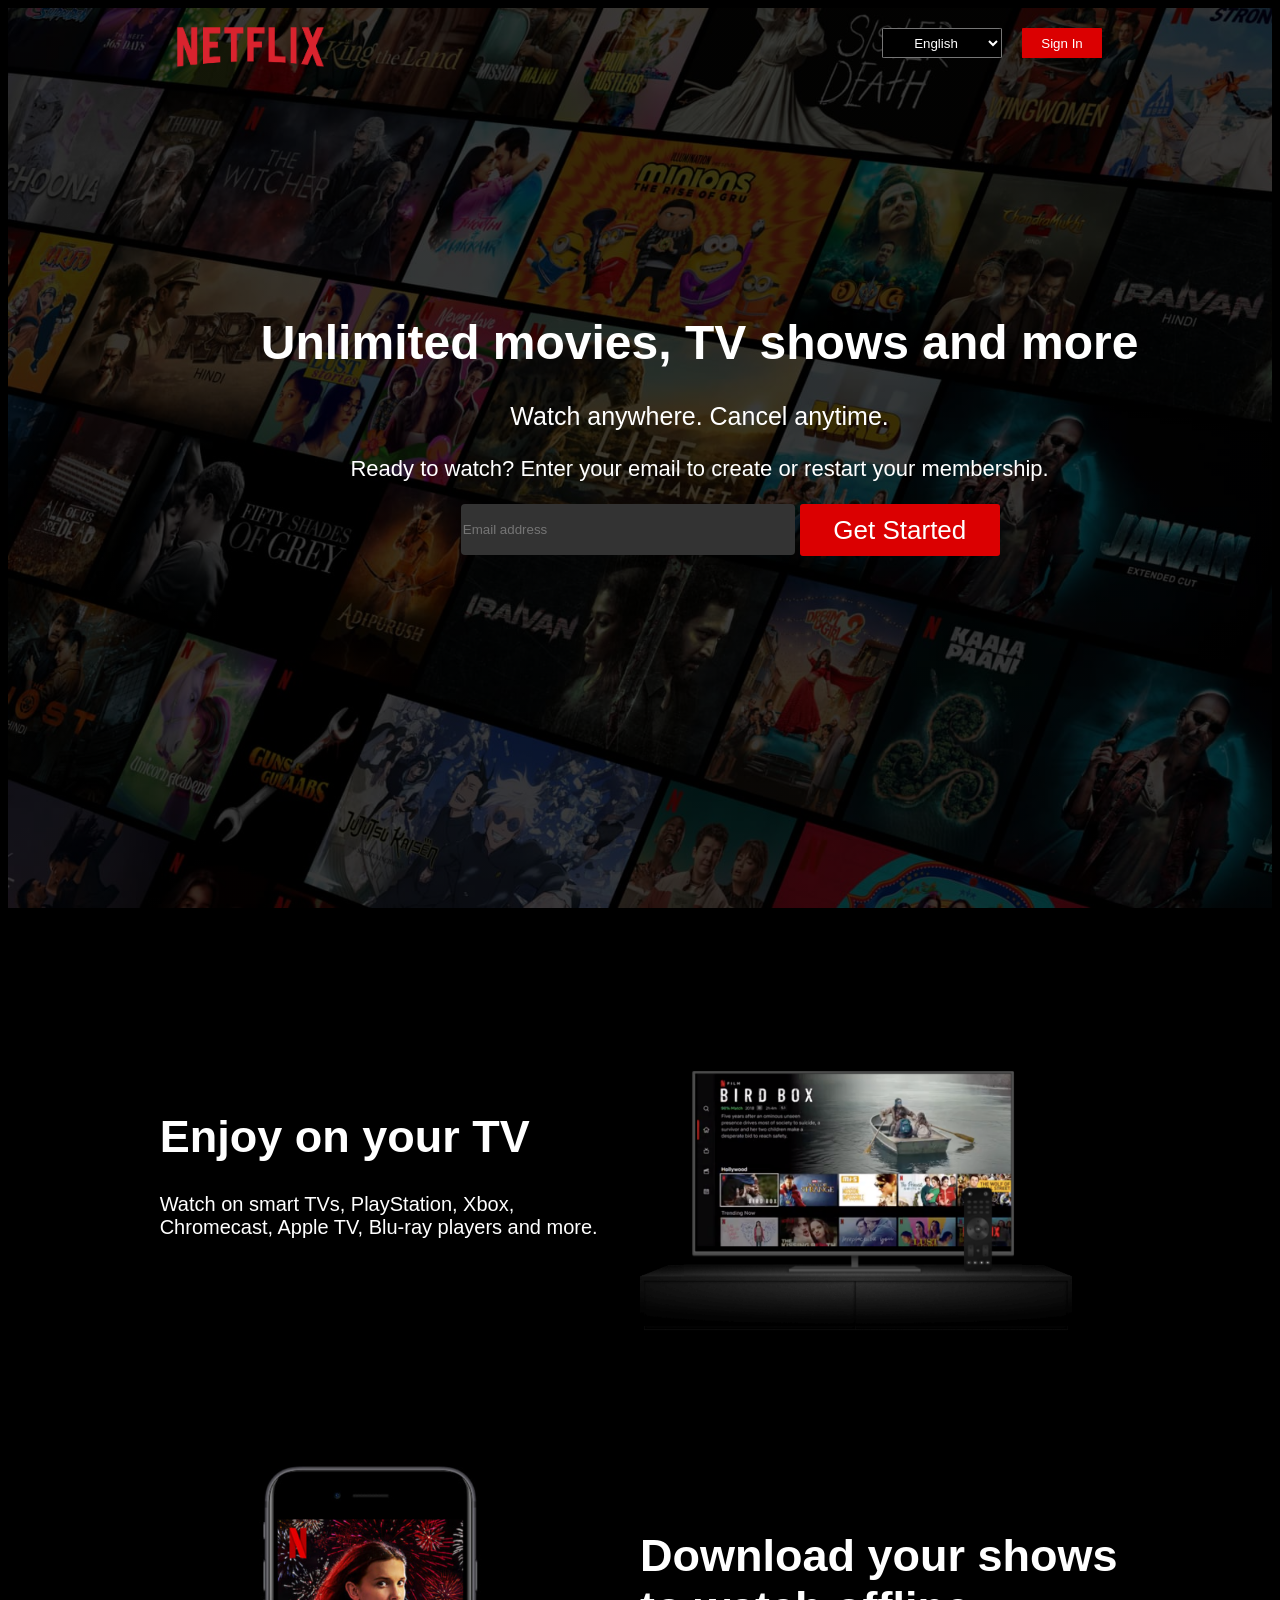
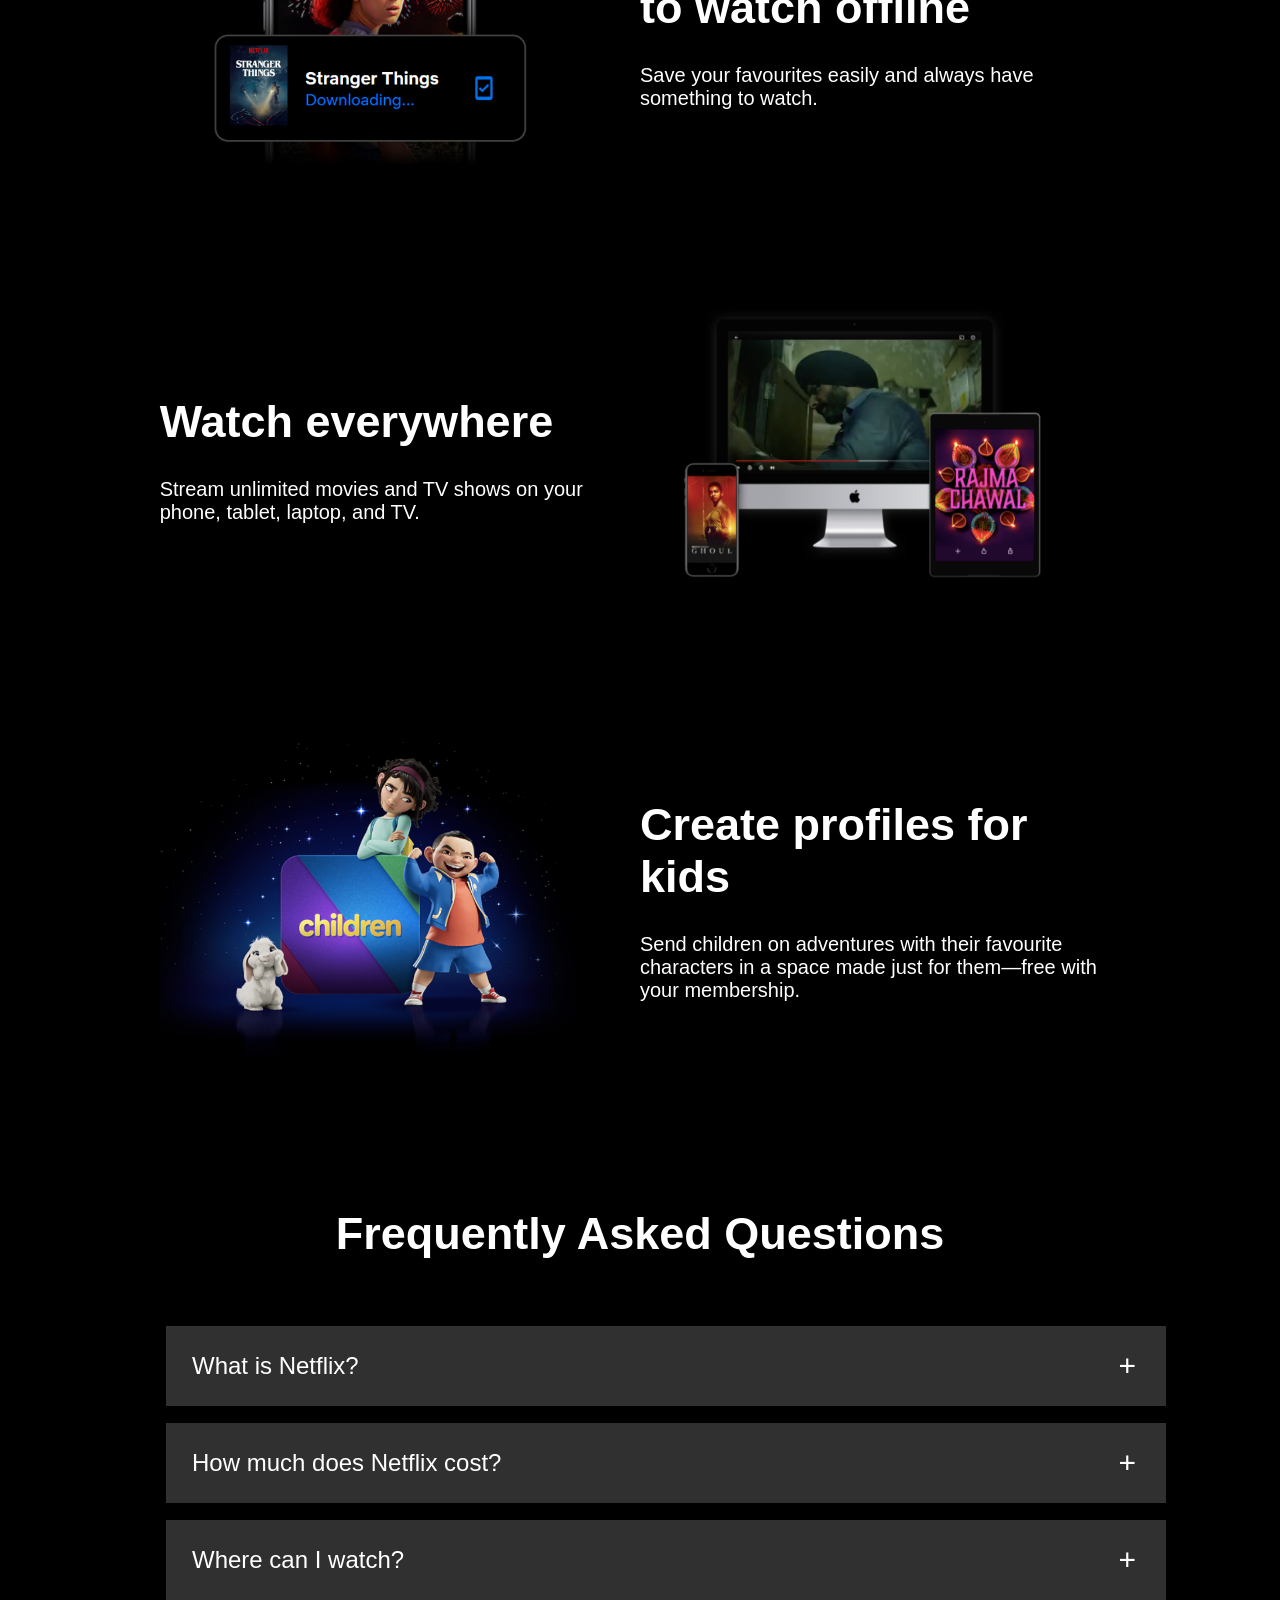
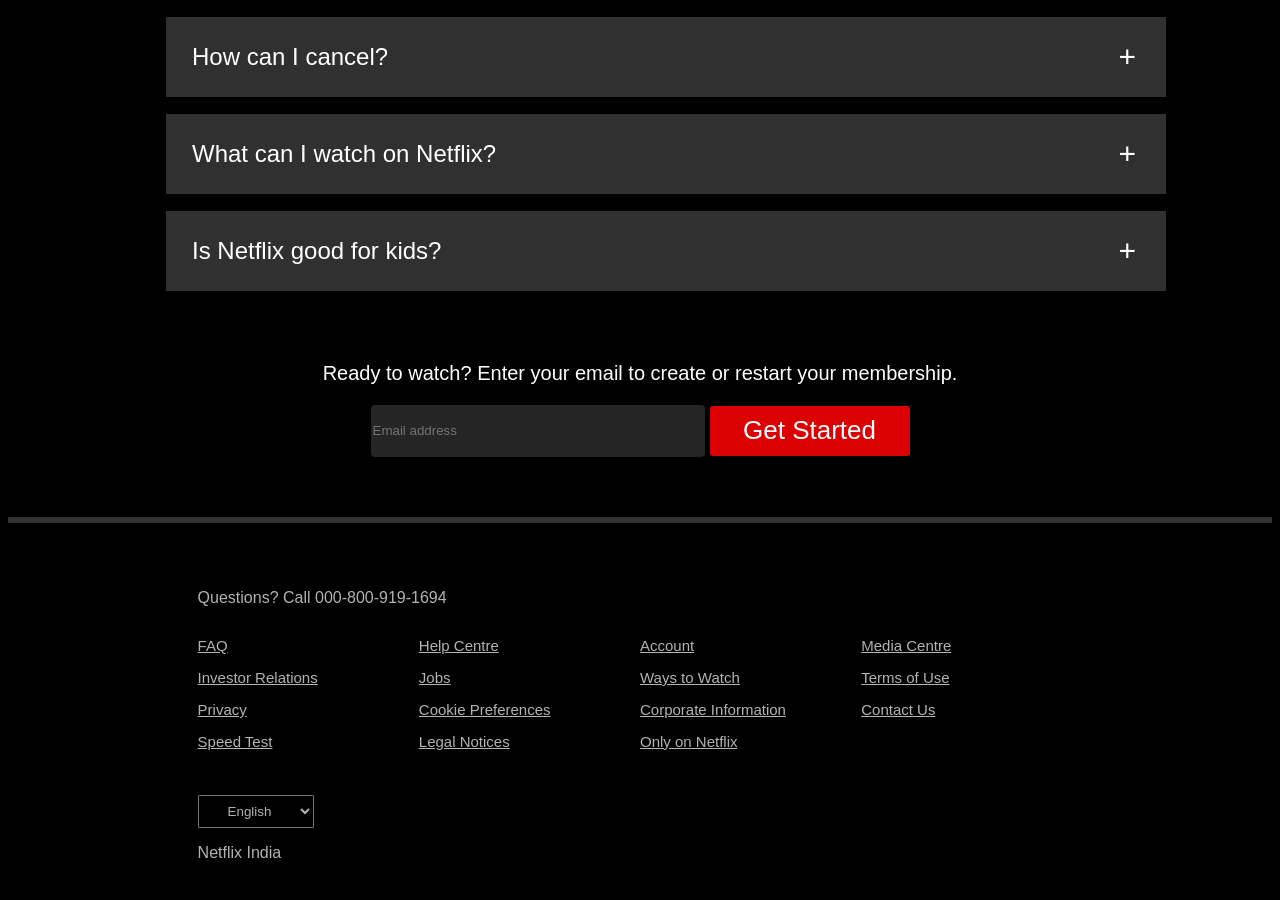
<file: index.html>
<!DOCTYPE html>
<html lang="en">
<head>
    <meta charset="UTF-8">
    <meta name="viewport" content="width=device-width, initial-scale=1.0">
    <title>Netflix</title>
    <link rel="icon" href="./images/logo.png">
    <link rel="stylesheet" href="./Netflix-clone/style.css">
</head>
<body>
  <div class="header">
    <nav class="nav-bar">
        <div class="nav-left">
      <img src="./images/netflix-logo.png">
      </div>
      <div class="nav-right">
        <div class="drop-down">
        <select>
            <option value="English">English</option>
            <option value="Hindi">Hindi</option>
        </select>
        </div>
        <div class="login">
        <button>Sign In</button>
        </div>
      </div>

    </nav>
    <div class="content">
     <h1>
      Unlimited movies, TV shows and more</h1>
      <h3>Watch anywhere. Cancel anytime.</h3>
      <p>Ready to watch? Enter your email to create or restart your membership.</p>
      <form class="email-login">
        <input type="email" placeholder="Email address">
        <button>Get Started</button>
      </form>
    </div>
    </div>
    <div class="services">
     <div class="row-1">
        <div class="col-1">
          <h1>Enjoy on your TV</h1>
          <p>Watch on smart TVs, PlayStation, Xbox, <br>Chromecast, Apple TV, Blu-ray players and more.</p>
        </div>
        <div class="col-2">
          <img src="./images/row-1.png">
        </div>
     </div>
     
     <div class="row-1">
      <div class="col-2">
        <img src="./images/row-2.png" >
      </div>
      <div class="col-1">
        <h1>Download your shows <br>to watch offline</h1>
        <p>Save your favourites easily and always have something to watch.</p>
      </div>
      
     </div>

     <div class="row-1">
      <div class="col-1">
        <h1>Watch everywhere</h1>
        <p>Stream unlimited movies and TV shows
           on your phone, tablet, laptop, and TV.</p>
      </div>
      <div class="col-2">
        <img src="./images/row-3.png" alt="">
      </div>
     </div>

    <div class="row-1">
      <div class="col-2">
        <img src="./images/row-4.png">
      </div>
      <div class="col-1">
        <h1>Create profiles for kids</h1>
        <p>Send children on adventures with their favourite characters in a space
           made just for them—free with your membership.</p>
      </div>
    </div>

    </div>

    <div class="questions">
      <h1>Frequently Asked Questions</h1>
      <ul class="que-list">
        <li>
          <input type="radio" id="first">
          <label for="first">What is Netflix?</label>
          <div class="text">
            <p>Netflix is a streaming service that offers a wide variety
               of award-winning TV shows, movies, anime, documentaries
                and more – on thousands of internet-connected devices.</p>
                <p>You can watch as much as you want, whenever you want, 
                  without a single ad – all for one low monthly price. There's
                   always something new to di scover, and new TV shows and movies are added every week!
                </p>
          </div>
        </li>
        <li>
          <input type="radio" id="second">
          <label for="second">How much does Netflix cost?</label>
          <div class="text">
            <p>Watch Netflix on your smartphone, tablet,
               Smart TV, laptop, or streaming device, all for one fixed
                monthly fee. Plans range from ₹ 149 to ₹ 649 a month. No extra costs, no contracts.</p>
          </div>
        </li>
        <li>
          <input type="radio" id="third">
          <label for="third">Where can I watch?</label>
          <div class="text">
            <p>
              Watch anywhere, anytime. Sign in with your Netflix account to 
              watch instantly on the web at netflix.com from your personal computer 
              or on any internet-connected device that offers the Netflix app, including smart TVs, smartphones, tablets, streaming media players and game consoles.
            </p>
            <p>
              You can also download your favourite shows with the iOS, Android, or Windows 10 app. Use downloads to watch while you're on the go and without an
               internet connection. Take Netflix with you anywhere.
            </p>
          </div>
        </li>

        <li>
          <input type="radio" id="fourth">
          <label for="fourth">How can I cancel?</label>
          <div class="text">
            <p>Netflix is flexible. There are no annoying contracts and
               no commitments. You can easily cancel your account online 
               in two clicks. There are no cancellation fees – start or stop your account anytime.</p>
          </div>
        </li>

        <li>
          <input type="radio" id="fifth">
          <label for="fifth">What can I watch on Netflix?</label>
          <div class="text">
           <p>Netflix has an extensive library of feature films,
             documentaries, TV shows, anime, award-winning Netflix 
             originals, and more. Watch as much as you want, anytime you want.</p>
          </div>
        </li>

        <li>
          <input type="radio" id="sixth">
          <label for="sixth">Is Netflix good for kids?</label>
          <div class="text">
          <p>The Netflix Kids experience is included in your membership to give
             parents control while kids enjoy family-friendly TV shows and films 
             in their own space.</p>
             <p>Kids profiles come with PIN-protected parental controls that let you 
              restrict the maturity rating of content kids can watch and block specific titles you don’t want kids to see.</p>
          </div>
        </li>
      </ul>
      <small>Ready to watch? Enter your email to create or restart your membership.</small>
      <form class="email-log">
        <input type="email" placeholder="Email address" required>
        <button>Get Started</button>
      </form>
    </div>

    <footer class="footer">
     <p>Questions? Call 000-800-919-1694</p>
     <div class="row">
      <div class="column">
        <a href="https://help.netflix.com/support/412">FAQ</a>
        <a href="">Investor Relations</a>
        <a href="">Privacy</a>
        <a href="">Speed Test</a>
      </div>

      <div class="column">
        <a href="">Help Centre</a>
        <a href="">Jobs</a>
        <a href="">Cookie Preferences</a>
        <a href="">Legal Notices</a>
      </div>

      <div class="column">
        <a href="">Account</a>
        <a href="">Ways to Watch</a>
        <a href="">Corporate Information</a>
        <a href="">Only on Netflix</a>
      </div>

      <div class="column">
        <a href="">Media Centre</a>
        <a href="">Terms of Use</a>
        <a href="">Contact Us</a>
      </div>
     </div>
     <select>
      <option value="English">English</option>
      <option value="Hindi">Hindi</option>
  </select>
  <p class="copywright">Netflix India</p>
    </footer>
</body>
</html>
</file>
<file: Netflix-clone/style.css>
body{
    background-color: #000;
    color: #fff;
    font-family: sans-serif;
}
.header{
    background-image: linear-gradient(rgba(0,0,0,0.7),rgba(0,0,0,0.7)),  url(../images/bgimage.jpg);
    position: relative;
    width: 100%;
    height: 100vh;
    background-size: cover;
    
}
.nav-bar{
    background:none;
    display: flex;
    justify-content: space-between;
    height: 100px;
    width: 100%;
}
.nav-left img{
height: 78px;
width: 185px;
}
.nav-left{
    display: flex;
    float: left;
    margin-left: 150px;
}
.drop-down{
    margin-right: 20px;
}
.drop-down select{
    width: 120px;
    height: 30px;
    border-radius: 3%;
    text-align: center;
    background-color: #000;
    color: white;
}

.nav-right button{
    height: 30px;
    width: 80px;
    background-color: #db0001;
    color: white;
    margin-right: 20px;
    border: none;
    border-radius: 2%;
}
.nav-right{
    display: flex;
    float: right;
    margin:20px 150px 0px 0px;
}

.content{
    position: absolute;
    text-align: center;
    left: 20%;
    top: 25%;
    margin-top: 50px;
}
.content h1{
    font-weight: 900;
    font-size: 3rem;
}
.content h3{
    font-size: 25px;
    font-weight: lighter;
}
.content p{
    font-size:22px;
}
.email-login{
    display: flex;
    margin-left: 200px;
}
.email-login button{
    height: 52px;
    width: 200px;
    background-color: #db0001;
    color: #fff;
    border: none;
    font-size: 26px;
    border-radius: 3px;
    cursor: pointer;
}
.email-login input{
    height: 49px;
    width: 330px;
    color: #fff;
    background-image: linear-gradient(rgba(0,0,0,0.8),rgba(0,0,0,0.8));
    border-radius: 4px;
    border: none;
    margin-right: 5px;
}

.services{
    padding: 50px 12%;
    font-size: 20px;
}
.services h1{
    font-size: 45px;
    font-weight: 900;
}
.row-1{
    display: flex;
    align-items: center;
    flex-wrap: wrap;
    width: 100%;
    padding: 50px 0;
}
.col-1{
    flex-basis: 50%;
    margin-bottom: 20px;
}
.col-2{
    flex-basis: 50%;
    margin-bottom: 20px;
}
.col-2 img{
  width: 90%;
  display: block;
}

.questions{
    text-align: center;
    font-size: 20px;
}
.questions h1{
    font-weight: 900;
    font-size: 45px;
}

.que-list{
    margin: 60px auto;
    width: 100%;
    max-width: 1000px;
}
.que-list li label{
    display: flex;
    align-items: center;
    padding: 26px;
    font-size: 24px;
    font-weight: 500;
    background-color: #303030;
    margin-bottom: 5px;
    cursor: pointer;
    position: relative;
}
.que-list li{
    list-style: none;
    width: 100%;
    padding: 6px;
}
label::after{
    content: '+';
    position: absolute;
    right: 30px;
    font-size: 30px;
    transition: transform 0.5s;
}
input[type="radio"]{
    display: none;
}

.que-list .text{
    background-color: #303030;
    text-align: left;
    padding: 0 20px;
    max-height: 0;
    overflow: hidden;
    transition: max-height 0.5s, padding 0.5s;
}
.que-list input[type="radio"]:checked +label+.text{
max-height: 600px;
padding: 15px 20px;
}
.que-list input[type="radio"]:checked +label::after{
    transform: rotate(135deg);
}
.email-log{
    display: flex;
    align-items: center;
    justify-content: center;
    margin-top: 20px;
    margin-bottom: 60px;
}
.email-log button{
    max-width: 600px;
    height: 50px;
    width: 200px;
    background-color: #db0001;
    color: #fff;
    border: none;
    font-size: 26px;
    border-radius: 3px;
    cursor: pointer;
}
.email-log input {
    height: 50px;
    width: 330px;
    color: #fff;
    background-color: rgb(38, 37, 37);
    border-radius: 4px;
    border: none;
    
    margin-right: 5px;
}
small{
    font-size: 20px;
}
.footer{
    padding: 50px 15% 10px;
    border-top: 6px solid #333;
    color: rgba(255,255,255,0.7);
}
.footer p{
    font-size: 16px;
    margin-bottom: 20px;
}
.column{
flex-basis: 25%;
flex-grow: 1;
margin-bottom: 20px;
}
.row{
    display:flex;
    align-items: flex-start;
    padding: 10px 0;
}
.row a{
    display: block;
    color: rgba(255,255,255,0.7);
    margin-bottom: 15px;
    font-size: 15px;
}

.footer select{
    background-color: #000;
    color: rgba(255,255,255,0.7);
    padding: 7px 25px;
    border-radius: 3%;
}
.copywright{
    font-size: 15px;
}

@media screen and (max-width: 768px) {
    .header{
        width: 100%;
    }
    .content h1 {
        font-size: 2rem; 
    }

    .content h3 {
        font-size: 18px; 
    }

    .content p {
        font-size: 16px; 
    }
    .nav-left {
        margin-left: 10px;
    }

    .nav-right {
        margin: 20px 10px 0 0;
    }

    .content {
        left: 5%;
        top: 15%;
    }

    .email-login {
        margin-left: 10px;
    }

    .services {
        padding: 50px 5%;
    }

    .row-1 {
        flex-direction: column;
        align-items: center;
    }

    .que-list li label {
        padding: 16px;
        font-size: 20px;
    }
.email-login{
    margin: 0;
}
    .footer {
        padding: 50px 5% 10px;
    }
}

@media screen and (max-width: 500px) {
    .nav-left img {
        height: 50px;
        width: 120px;
    }

    .nav-left {
        margin-left: 10px;
    }

    .nav-right {
        margin: 20px 10px 0 0;
    }

    .content {
        left: 5%;
        top: 15%;
    }

    .email-login {
        margin-left: 10px;
    }

    .services {
        padding: 50px 5%;
    }

    .row-1 {
        flex-direction: column;
        align-items: center;
    }

    .que-list li label {
        padding: 16px;
        font-size: 18px;
    }

    .footer {
        padding: 50px 5% 10px;
    }

    .email-log button {
        max-width: 90%;
    }

    .email-log input {
        width: 90%;
    }

    .footer select {
        padding: 7px 15px;
    }
}
</file>
